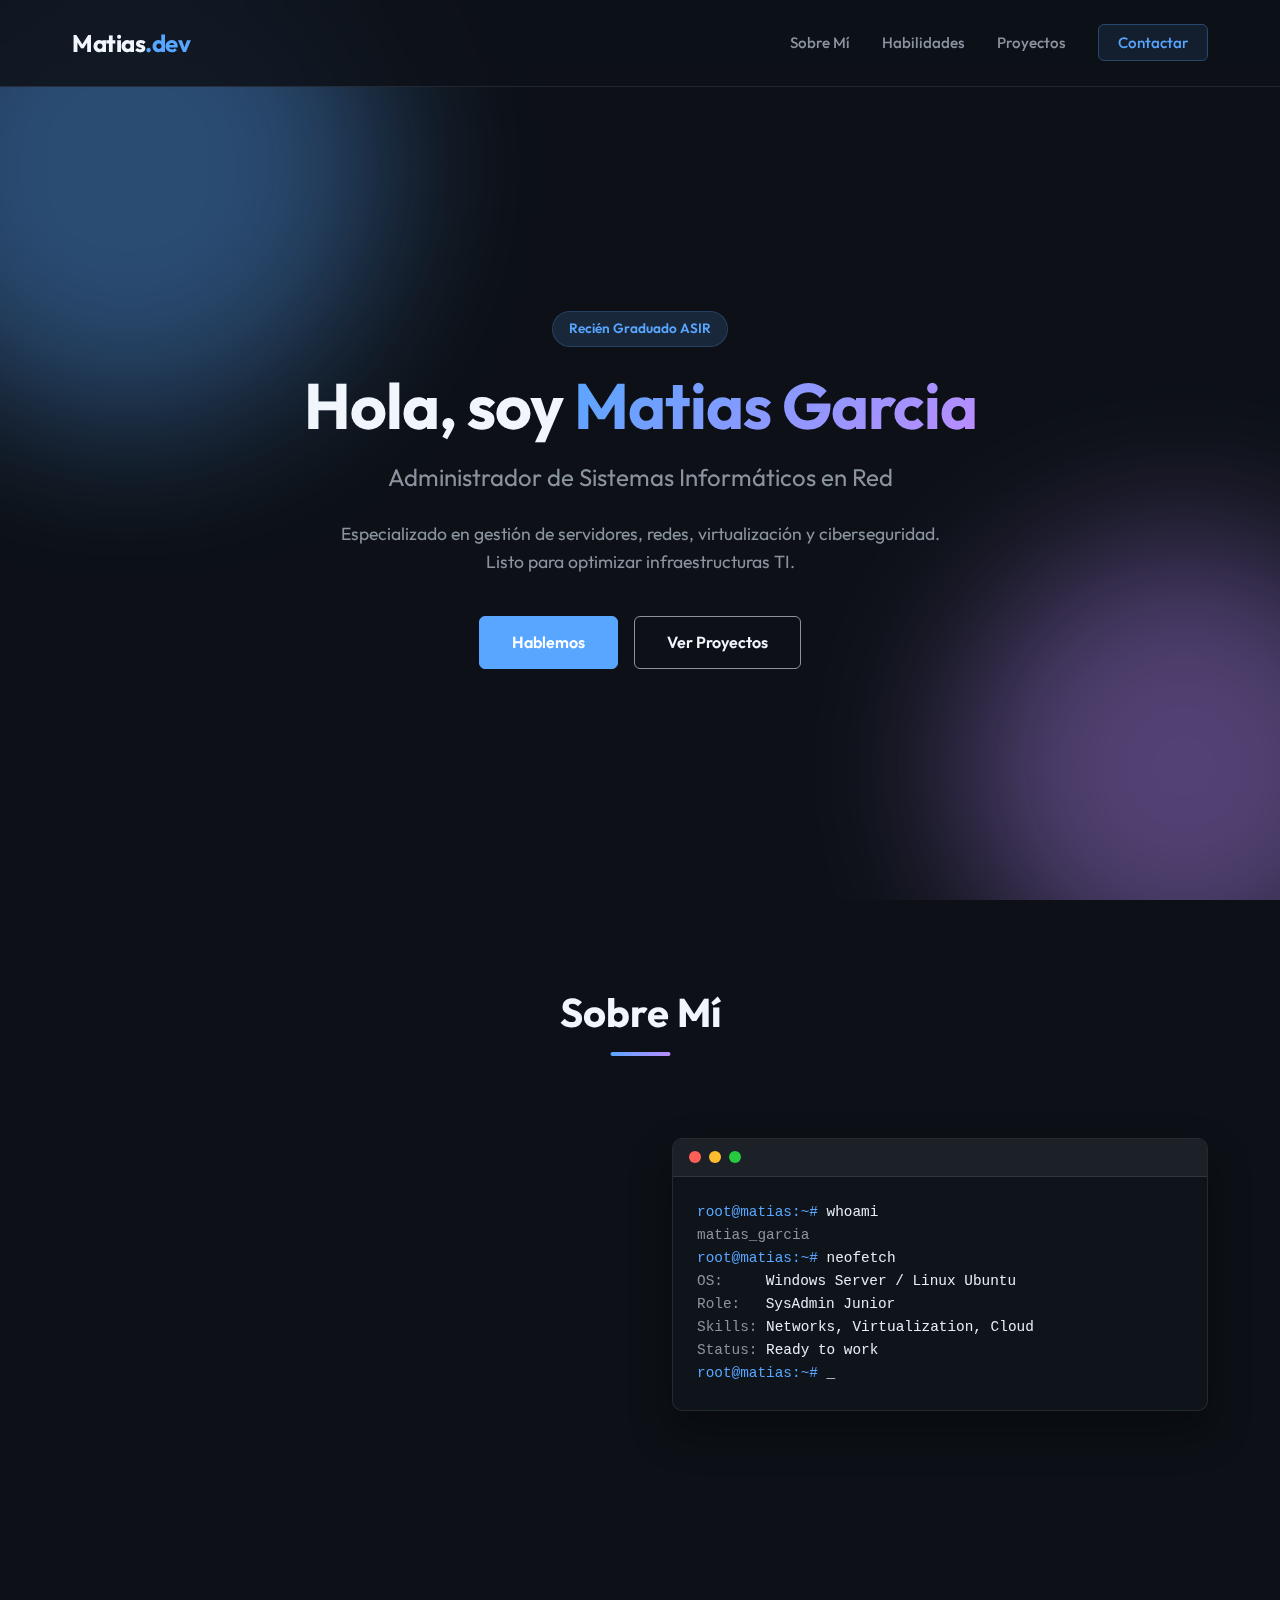
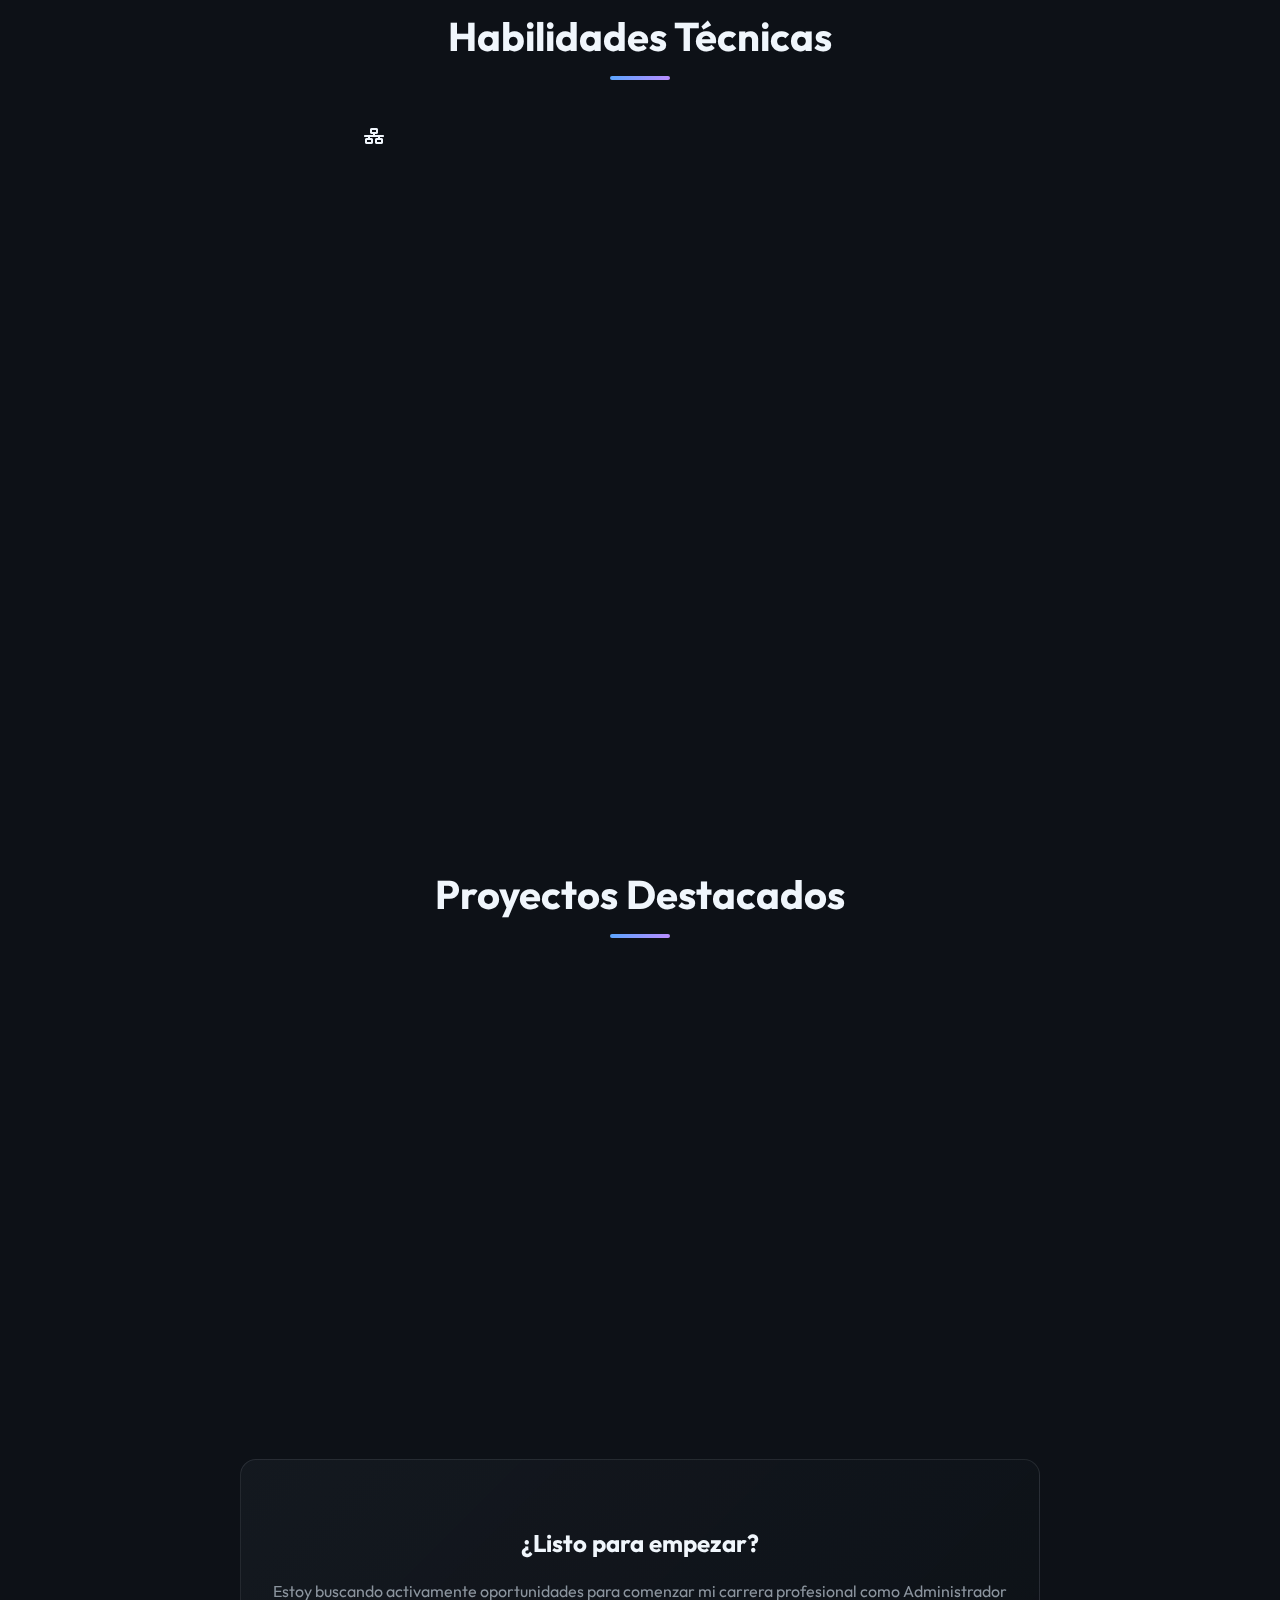
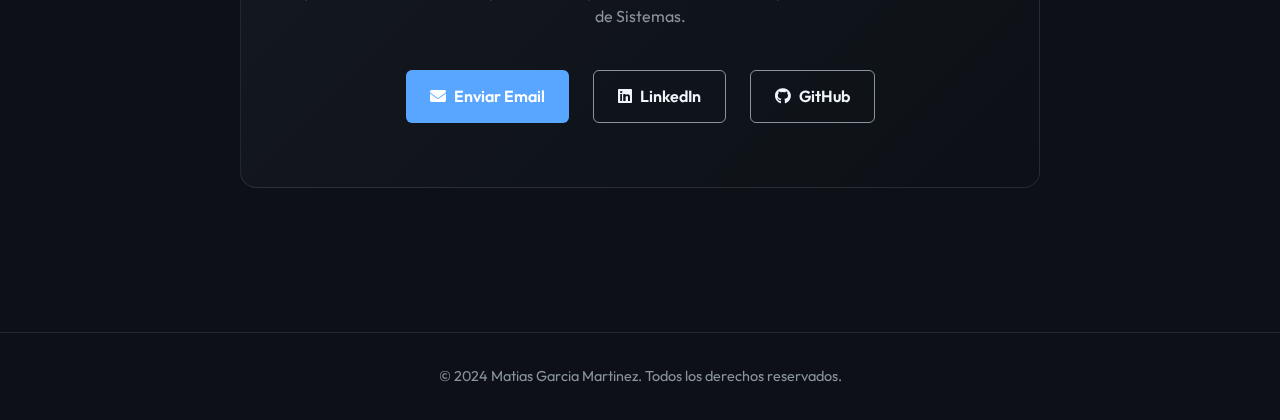
<file: HLC/25-26/Docker/Caronte/proyectos/miportfolio/portfolio/index.html>
<!DOCTYPE html>
<html lang="es">
<head>
    <meta charset="UTF-8">
    <meta name="viewport" content="width=device-width, initial-scale=1.0">
    <title>Matias Garcia Martinez | Informático ASIR</title>
    <meta name="description" content="Portfolio de Matias Garcia Martinez, Técnico Superior en Administración de Sistemas Informáticos en Red (ASIR) recién graduado.">
    <link rel="preconnect" href="https://fonts.googleapis.com">
    <link rel="preconnect" href="https://fonts.gstatic.com" crossorigin>
    <link href="https://fonts.googleapis.com/css2?family=Outfit:wght@300;400;600;700&display=swap" rel="stylesheet">
    <link rel="stylesheet" href="style.css">
    <link rel="stylesheet" href="https://cdnjs.cloudflare.com/ajax/libs/font-awesome/6.4.0/css/all.min.css">
</head>
<body>
    <div class="background-globes">
        <div class="globe globe-1"></div>
        <div class="globe globe-2"></div>
    </div>

    <nav class="navbar">
        <div class="container">
            <a href="#" class="logo">Matias<span class="highlight">.dev</span></a>
            <ul class="nav-links">
                <li><a href="#about">Sobre Mí</a></li>
                <li><a href="#skills">Habilidades</a></li>
                <li><a href="#projects">Proyectos</a></li>
                <li><a href="#contact" class="btn-contact">Contactar</a></li>
            </ul>
            <div class="hamburger">
                <i class="fas fa-bars"></i>
            </div>
        </div>
    </nav>

    <header class="hero">
        <div class="container hero-content">
            <span class="badge">Recién Graduado ASIR</span>
            <h1>Hola, soy <span class="gradient-text">Matias Garcia</span></h1>
            <h2>Administrador de Sistemas Informáticos en Red</h2>
            <p>Especializado en gestión de servidores, redes, virtualización y ciberseguridad. Listo para optimizar infraestructuras TI.</p>
            <div class="hero-btns">
                <a href="#contact" class="btn btn-primary">Hablemos</a>
                <a href="#projects" class="btn btn-secondary">Ver Proyectos</a>
            </div>
        </div>
    </header>

    <section id="about" class="section about">
        <div class="container">
            <h2 class="section-title">Sobre Mí</h2>
            <div class="about-grid">
                <div class="about-text">
                    <p>Soy un técnico superior en <strong>Administración de Sistemas Informáticos en Red (ASIR)</strong> recién graduado, apasionado por la tecnología y la infraestructura IT.</p>
                    <p>Durante mi formación, he adquirido conocimientos sólidos en la administración de sistemas operativos (Windows y Linux), configuración de servicios de red, gestión de bases de datos y seguridad informática. Me caracterizo por ser una persona proactiva, con gran capacidad de resolución de problemas y aprendizaje continuo.</p>
                    <div class="stats">
                        <div class="stat-item">
                            <h3>ASIR</h3>
                            <p>Título Superior</p>
                        </div>
                        <div class="stat-item">
                            <h3>2024</h3>
                            <p>Graduado</p>
                        </div>
                    </div>
                </div>
                <div class="about-visual">
                    <div class="code-window">
                        <div class="window-header">
                            <span class="dot red"></span>
                            <span class="dot yellow"></span>
                            <span class="dot green"></span>
                        </div>
                        <div class="window-body">
                            <code class="language-bash">
                                <span class="prompt">root@matias:~#</span> whoami<br>
                                <span class="output">matias_garcia</span><br>
                                <span class="prompt">root@matias:~#</span> neofetch<br>
                                <span class="output">OS:</span> Windows Server / Linux Ubuntu<br>
                                <span class="output">Role:</span> SysAdmin Junior<br>
                                <span class="output">Skills:</span> Networks, Virtualization, Cloud<br>
                                <span class="output">Status:</span> Ready to work<br>
                                <span class="prompt">root@matias:~#</span> _
                            </code>
                        </div>
                    </div>
                </div>
            </div>
        </div>
    </section>

    <section id="skills" class="section skills">
        <div class="container">
            <h2 class="section-title">Habilidades Técnicas</h2>
            <div class="skills-grid">
                <div class="skill-card">
                    <i class="fab fa-linux"></i>
                    <h3>Sistemas Operativos</h3>
                    <p>Administración avanzada de Windows Server (AD, GPO, DNS, DHCP) y Linux (Ubuntu, Debian, CentOS).</p>
                </div>
                <div class="fas fa-network-wired icon-placeholder"></div> 
                <!-- Using font awesome icon classes directly on i tags inside the card is better, fixing next line -->
                 <div class="skill-card">
                    <i class="fas fa-network-wired"></i>
                    <h3>Redes</h3>
                    <p>Configuración de routers/switches (Cisco), VLANs, VPNs, Firewalls y monitorización de tráfico.</p>
                </div>
                <div class="skill-card">
                    <i class="fas fa-server"></i>
                    <h3>Virtualización</h3>
                    <p>Despliegue y gestión de máquinas virtuales con VMware vSphere, VirtualBox y contenedores Docker.</p>
                </div>
                <div class="skill-card">
                    <i class="fas fa-database"></i>
                    <h3>Bases de Datos</h3>
                    <p>Gestión y administración de MySQL, MariaDB y SQL Server. Consultas y copias de seguridad.</p>
                </div>
                <div class="skill-card">
                    <i class="fas fa-shield-alt"></i>
                    <h3>Ciberseguridad</h3>
                    <p>Hacking ético básico, bastionado de sistemas, análisis de vulnerabilidades y seguridad perimetral.</p>
                </div>
                <div class="skill-card">
                    <i class="fas fa-code"></i>
                    <h3>Scripting & Web</h3>
                    <p>Automatización con Bash y PowerShell. Conocimientos de HTML, CSS, PHP y Python básico.</p>
                </div>
            </div>
        </div>
    </section>

    <section id="projects" class="section projects">
        <div class="container">
            <h2 class="section-title">Proyectos Destacados</h2>
            <div class="projects-grid">
                <div class="project-card">
                    <div class="project-content">
                        <h3>Infraestructura Empresarial Segura</h3>
                        <p>Diseño e implementación de una red corporativa con DMZ, servidor VPN y políticas de dominio en Windows Server.</p>
                        <div class="tags">
                            <span>Windows Server</span>
                            <span>VPN</span>
                            <span>Active Directory</span>
                        </div>
                    </div>
                </div>
                <div class="project-card">
                    <div class="project-content">
                        <h3>Servidor Web de Alta Disponibilidad</h3>
                        <p>Despliegue de un clúster de servidores web Apache/Nginx con balanceo de carga y replicación de base de datos.</p>
                        <div class="tags">
                            <span>Linux</span>
                            <span>Apache</span>
                            <span>Load Balancing</span>
                        </div>
                    </div>
                </div>
                <div class="project-card">
                    <div class="project-content">
                        <h3>Monitorización con Zabbix/Nagios</h3>
                        <p>Sistema de monitorización centralizado para alertar sobre caídas de servicio y uso de recursos en tiempo real.</p>
                        <div class="tags">
                            <span>Monitoring</span>
                            <span>SNMP</span>
                            <span>Automation</span>
                        </div>
                    </div>
                </div>
            </div>
        </div>
    </section>

    <section id="contact" class="section contact">
        <div class="container">
            <div class="contact-box">
                <h2>¿Listo para empezar?</h2>
                <p>Estoy buscando activamente oportunidades para comenzar mi carrera profesional como Administrador de Sistemas.</p>
                <div class="contact-links">
                    <a href="mailto:matias@example.com" class="contact-btn"><i class="fas fa-envelope"></i> Enviar Email</a>
                    <a href="https://linkedin.com" target="_blank" class="contact-btn outline"><i class="fab fa-linkedin"></i> LinkedIn</a>
                    <a href="https://github.com" target="_blank" class="contact-btn outline"><i class="fab fa-github"></i> GitHub</a>
                </div>
            </div>
        </div>
    </section>

    <footer>
        <div class="container">
            <p>&copy; 2024 Matias Garcia Martinez. Todos los derechos reservados.</p>
        </div>
    </footer>

    <script src="main.js"></script>
</body>
</html>
</file>
<file: HLC/25-26/Docker/Caronte/proyectos/miportfolio/portfolio/style.css>
/* Base & Reset */
:root {
    --bg-color: #0d1117;
    --card-bg: #161b22;
    --text-primary: #f0f6fc;
    --text-secondary: #8b949e;
    --accent: #58a6ff;
    /* GitHub Blue/Cyan vibe */
    --accent-hover: #1f6feb;
    --accent-secondary: #bc8cff;
    /* Purple */
    --gradient: linear-gradient(135deg, #58a6ff 0%, #bc8cff 100%);
    --font-heading: 'Outfit', sans-serif;
    --font-body: 'Outfit', sans-serif;
    --transition: all 0.3s cubic-bezier(0.4, 0, 0.2, 1);
    --glass: rgba(22, 27, 34, 0.7);
    --border: 1px solid rgba(240, 246, 252, 0.1);
}

* {
    margin: 0;
    padding: 0;
    box-sizing: border-box;
    scroll-behavior: smooth;
}

body {
    background-color: var(--bg-color);
    color: var(--text-primary);
    font-family: var(--font-body);
    line-height: 1.6;
    overflow-x: hidden;
}

h1,
h2,
h3,
h4,
h5,
h6 {
    font-family: var(--font-heading);
    color: var(--text-primary);
    font-weight: 700;
}

a {
    text-decoration: none;
    color: inherit;
    transition: var(--transition);
}

ul {
    list-style: none;
}

img {
    max-width: 100%;
    display: block;
}

/* Utilities */
.container {
    max-width: 1200px;
    margin: 0 auto;
    padding: 0 2rem;
}

.section {
    padding: 5rem 0;
}

.section-title {
    font-size: 2.5rem;
    margin-bottom: 3rem;
    text-align: center;
    position: relative;
    display: inline-block;
    left: 50%;
    transform: translateX(-50%);
}

.section-title::after {
    content: '';
    display: block;
    width: 60px;
    height: 4px;
    background: var(--gradient);
    margin: 0.5rem auto 0;
    border-radius: 2px;
}

/* Navigation */
.navbar {
    position: fixed;
    top: 0;
    left: 0;
    width: 100%;
    padding: 1.5rem 0;
    background: rgba(13, 17, 23, 0.85);
    backdrop-filter: blur(10px);
    z-index: 1000;
    border-bottom: var(--border);
}

.navbar .container {
    display: flex;
    justify-content: space-between;
    align-items: center;
}

.logo {
    font-size: 1.5rem;
    font-weight: 700;
    letter-spacing: -0.5px;
}

.logo .highlight {
    color: var(--accent);
}

.nav-links {
    display: flex;
    gap: 2rem;
    align-items: center;
}

.nav-links li a {
    color: var(--text-secondary);
    font-size: 0.95rem;
    font-weight: 500;
}

.nav-links li a:hover,
.nav-links li a.active {
    color: var(--text-primary);
}

.btn-contact {
    padding: 0.5rem 1.2rem;
    background: rgba(88, 166, 255, 0.1);
    color: var(--accent) !important;
    border: 1px solid rgba(88, 166, 255, 0.3);
    border-radius: 6px;
}

.btn-contact:hover {
    background: rgba(88, 166, 255, 0.2);
    transform: translateY(-2px);
}

.hamburger {
    display: none;
    font-size: 1.5rem;
    cursor: pointer;
    color: var(--text-primary);
}

/* Hero Section */
.hero {
    min-height: 100vh;
    display: flex;
    align-items: center;
    justify-content: center;
    text-align: center;
    position: relative;
    padding-top: 80px;
}

.hero-content h1 {
    font-size: 4rem;
    line-height: 1.1;
    margin-bottom: 1rem;
    letter-spacing: -1px;
}

.hero-content h2 {
    font-weight: 400;
    font-size: 1.5rem;
    color: var(--text-secondary);
    margin-bottom: 1.5rem;
}

.hero-content p {
    font-size: 1.1rem;
    color: var(--text-secondary);
    max-width: 600px;
    margin: 0 auto 2.5rem;
}

.gradient-text {
    background: var(--gradient);
    -webkit-background-clip: text;
    background-clip: text;
    -webkit-text-fill-color: transparent;
    display: inline-block;
}

.badge {
    background: rgba(88, 166, 255, 0.15);
    color: var(--accent);
    padding: 0.4rem 1rem;
    border-radius: 50px;
    font-size: 0.85rem;
    font-weight: 600;
    margin-bottom: 1.5rem;
    display: inline-block;
    border: 1px solid rgba(88, 166, 255, 0.2);
}

.hero-btns {
    display: flex;
    gap: 1rem;
    justify-content: center;
}

.btn {
    padding: 0.8rem 2rem;
    border-radius: 6px;
    font-weight: 600;
    cursor: pointer;
    display: inline-flex;
    align-items: center;
    justify-content: center;
}

.btn-primary {
    background: var(--accent);
    color: #fff;
    border: 1px solid var(--accent);
}

.btn-primary:hover {
    background: var(--accent-hover);
    border-color: var(--accent-hover);
    transform: translateY(-2px);
    box-shadow: 0 4px 12px rgba(88, 166, 255, 0.3);
}

.btn-secondary {
    background: transparent;
    color: var(--text-primary);
    border: 1px solid var(--text-secondary);
}

.btn-secondary:hover {
    border-color: var(--text-primary);
    background: rgba(255, 255, 255, 0.05);
}

/* Background Effects */
.background-globes {
    position: fixed;
    top: 0;
    left: 0;
    width: 100%;
    height: 100%;
    z-index: -1;
    overflow: hidden;
    pointer-events: none;
}

.globe {
    position: absolute;
    border-radius: 50%;
    filter: blur(80px);
    opacity: 0.4;
}

.globe-1 {
    top: -10%;
    left: -10%;
    width: 40vw;
    height: 40vw;
    background: var(--accent);
    animation: move 20s infinite alternate;
}

.globe-2 {
    bottom: -10%;
    right: -10%;
    width: 35vw;
    height: 35vw;
    background: var(--accent-secondary);
    animation: move 15s infinite alternate-reverse;
}

@keyframes move {
    from {
        transform: translate(0, 0);
    }

    to {
        transform: translate(50px, 50px);
    }
}

/* About Section */
.about-grid {
    display: grid;
    grid-template-columns: 1fr 1fr;
    gap: 4rem;
    align-items: center;
}

.about-text p {
    margin-bottom: 1.5rem;
    color: var(--text-secondary);
    font-size: 1.05rem;
}

.stats {
    display: flex;
    gap: 3rem;
    margin-top: 2rem;
}

.stat-item h3 {
    font-size: 1.8rem;
    color: var(--accent);
}

.stat-item p {
    font-size: 0.9rem;
    margin: 0;
}

/* Code Window */
.code-window {
    background: #0f131a;
    border-radius: 10px;
    border: var(--border);
    box-shadow: 0 20px 40px rgba(0, 0, 0, 0.4);
    overflow: hidden;
}

.window-header {
    background: #1c2128;
    padding: 0.8rem 1rem;
    display: flex;
    gap: 0.5rem;
    border-bottom: var(--border);
}

.dot {
    width: 12px;
    height: 12px;
    border-radius: 50%;
}

.red {
    background: #ff5f56;
}

.yellow {
    background: #ffbd2e;
}

.green {
    background: #27c93f;
}

.window-body {
    padding: 1.5rem;
    color: #e6edf3;
    font-family: 'Consolas', 'Monaco', monospace;
    font-size: 0.9rem;
}

.prompt {
    color: #58a6ff;
}

.output {
    color: #8b949e;
    display: inline-block;
    min-width: 60px;
}

/* Skills Section */
.skills-grid {
    display: grid;
    grid-template-columns: repeat(auto-fit, minmax(250px, 1fr));
    gap: 2rem;
}

.skill-card {
    background: var(--card-bg);
    padding: 2rem;
    border-radius: 12px;
    border: var(--border);
    transition: var(--transition);
    position: relative;
    overflow: hidden;
}

.skill-card:hover {
    transform: translateY(-5px);
    border-color: var(--accent);
    box-shadow: 0 10px 30px -10px rgba(0, 0, 0, 0.5);
}

.skill-card i {
    font-size: 2.5rem;
    color: var(--accent);
    margin-bottom: 1.5rem;
}

.skill-card h3 {
    margin-bottom: 0.8rem;
    font-size: 1.2rem;
}

.skill-card p {
    color: var(--text-secondary);
    font-size: 0.95rem;
}

/* Projects Section */
.projects-grid {
    display: grid;
    grid-template-columns: repeat(auto-fit, minmax(300px, 1fr));
    gap: 2rem;
}

.project-card {
    background: var(--card-bg);
    border-radius: 12px;
    border: var(--border);
    padding: 2rem;
    transition: var(--transition);
    height: 100%;
}

.project-card:hover {
    border-color: var(--accent-secondary);
    transform: translateY(-5px);
}

.project-content h3 {
    margin-bottom: 1rem;
    font-size: 1.3rem;
}

.project-content p {
    color: var(--text-secondary);
    margin-bottom: 1.5rem;
    font-size: 0.95rem;
}

.tags {
    display: flex;
    flex-wrap: wrap;
    gap: 0.5rem;
}

.tags span {
    background: rgba(188, 140, 255, 0.1);
    color: var(--accent-secondary);
    padding: 0.3rem 0.8rem;
    border-radius: 50px;
    font-size: 0.8rem;
    font-weight: 500;
}

/* Contact Section */
.contact-box {
    text-align: center;
    background: linear-gradient(135deg, rgba(22, 27, 34, 0.8) 0%, rgba(13, 17, 23, 0.9) 100%);
    padding: 4rem 2rem;
    border-radius: 16px;
    border: var(--border);
    max-width: 800px;
    margin: 0 auto;
}

.contact-box h2 {
    margin-bottom: 1rem;
}

.contact-box p {
    color: var(--text-secondary);
    margin-bottom: 2.5rem;
}

.contact-links {
    display: flex;
    justify-content: center;
    gap: 1.5rem;
    flex-wrap: wrap;
}

.contact-btn {
    padding: 0.8rem 1.5rem;
    border-radius: 6px;
    background: var(--accent);
    color: #fff;
    font-weight: 600;
    display: flex;
    align-items: center;
    gap: 0.5rem;
}

.contact-btn:hover {
    background: var(--accent-hover);
    transform: translateY(-2px);
}

.contact-btn.outline {
    background: transparent;
    border: 1px solid var(--text-secondary);
    color: var(--text-primary);
}

.contact-btn.outline:hover {
    border-color: var(--text-primary);
    background: rgba(255, 255, 255, 0.05);
}

/* Footer */
footer {
    padding: 2rem 0;
    text-align: center;
    color: var(--text-secondary);
    font-size: 0.9rem;
    border-top: var(--border);
    margin-top: 4rem;
}

/* Responsive */
@media (max-width: 768px) {
    .hero-content h1 {
        font-size: 2.5rem;
    }

    .nav-links {
        display: none;
        flex-direction: column;
        position: absolute;
        top: 70px;
        /* Adjust based on navbar height */
        left: 0;
        width: 100%;
        background: rgba(13, 17, 23, 0.95);
        backdrop-filter: blur(10px);
        padding: 2rem;
        border-bottom: var(--border);
        text-align: center;
    }

    .nav-links.active {
        display: flex;
        animation: slideDown 0.3s ease-out forwards;
    }

    .hamburger {
        display: block;
        cursor: pointer;
    }

    .about-grid {
        grid-template-columns: 1fr;
    }

    .about-visual {
        order: -1;
    }
}

@keyframes slideDown {
    from {
        opacity: 0;
        transform: translateY(-10px);
    }

    to {
        opacity: 1;
        transform: translateY(0);
    }
}
</file>
